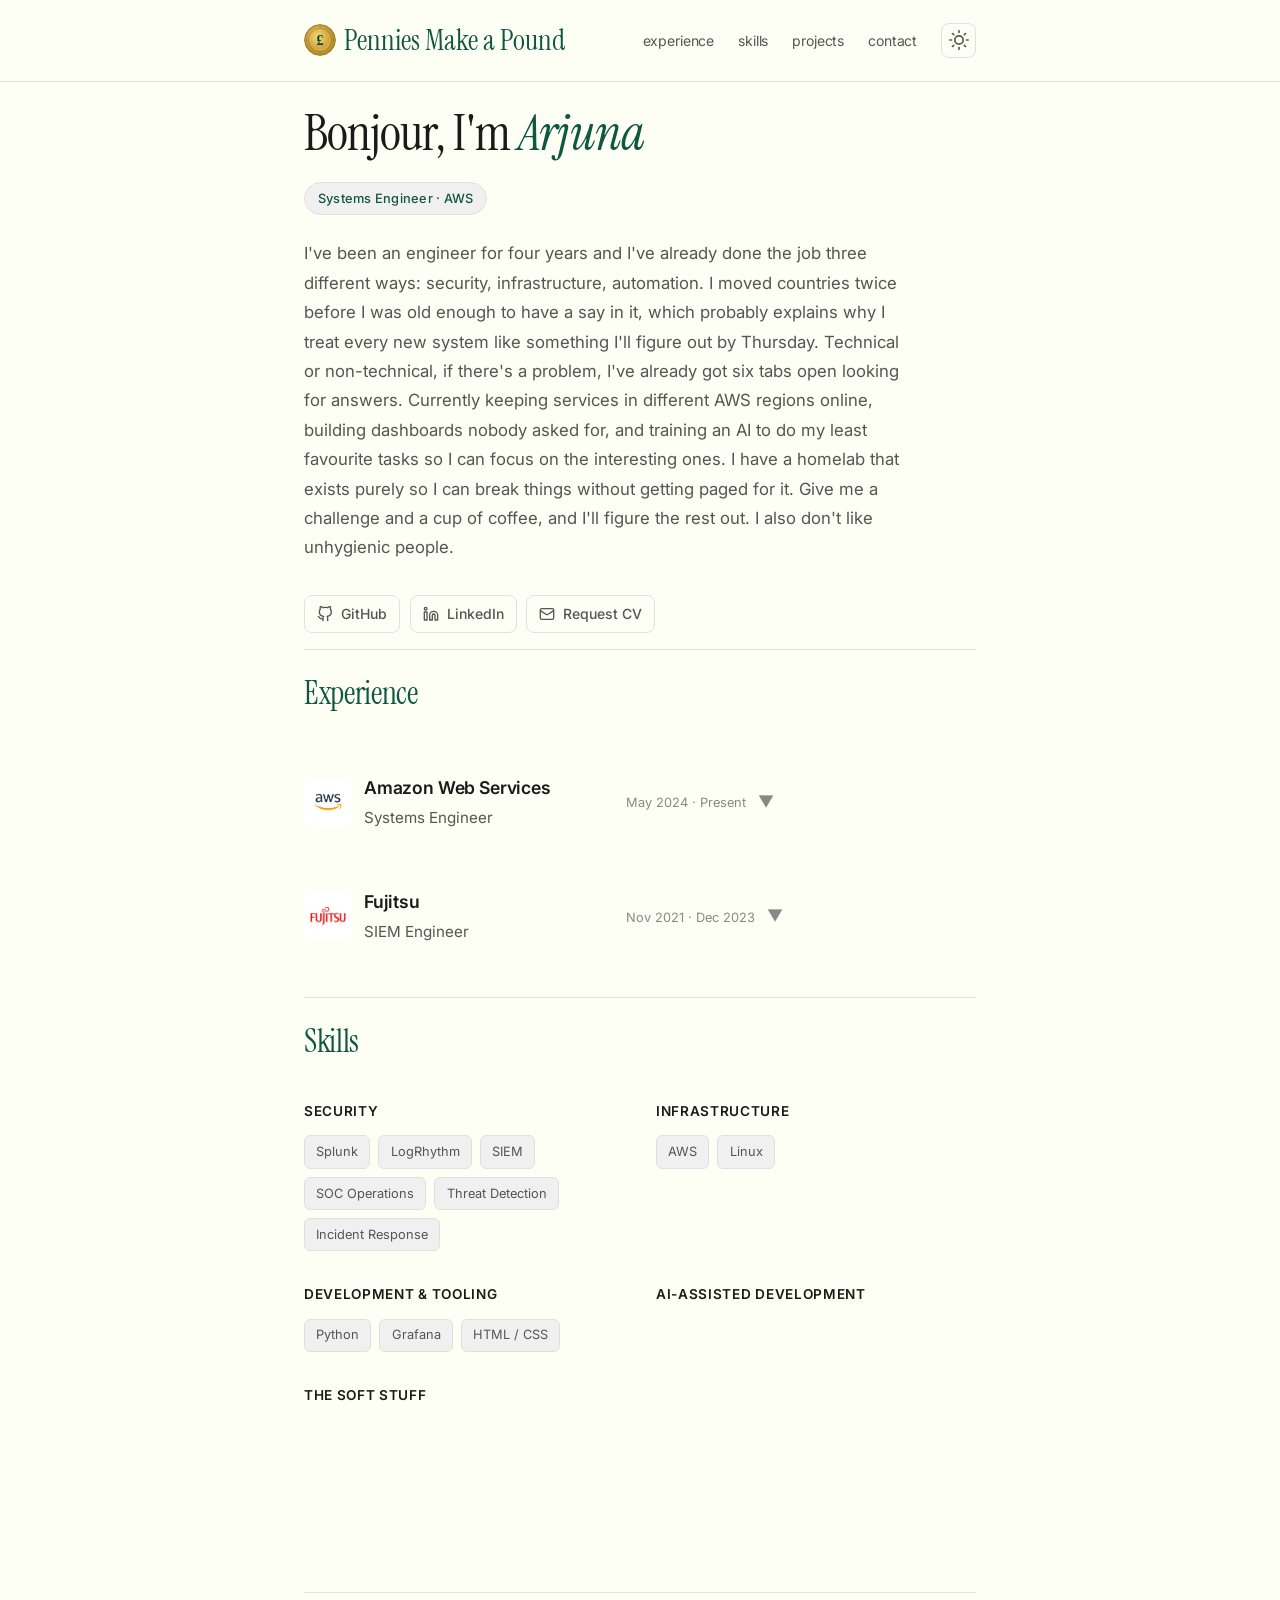
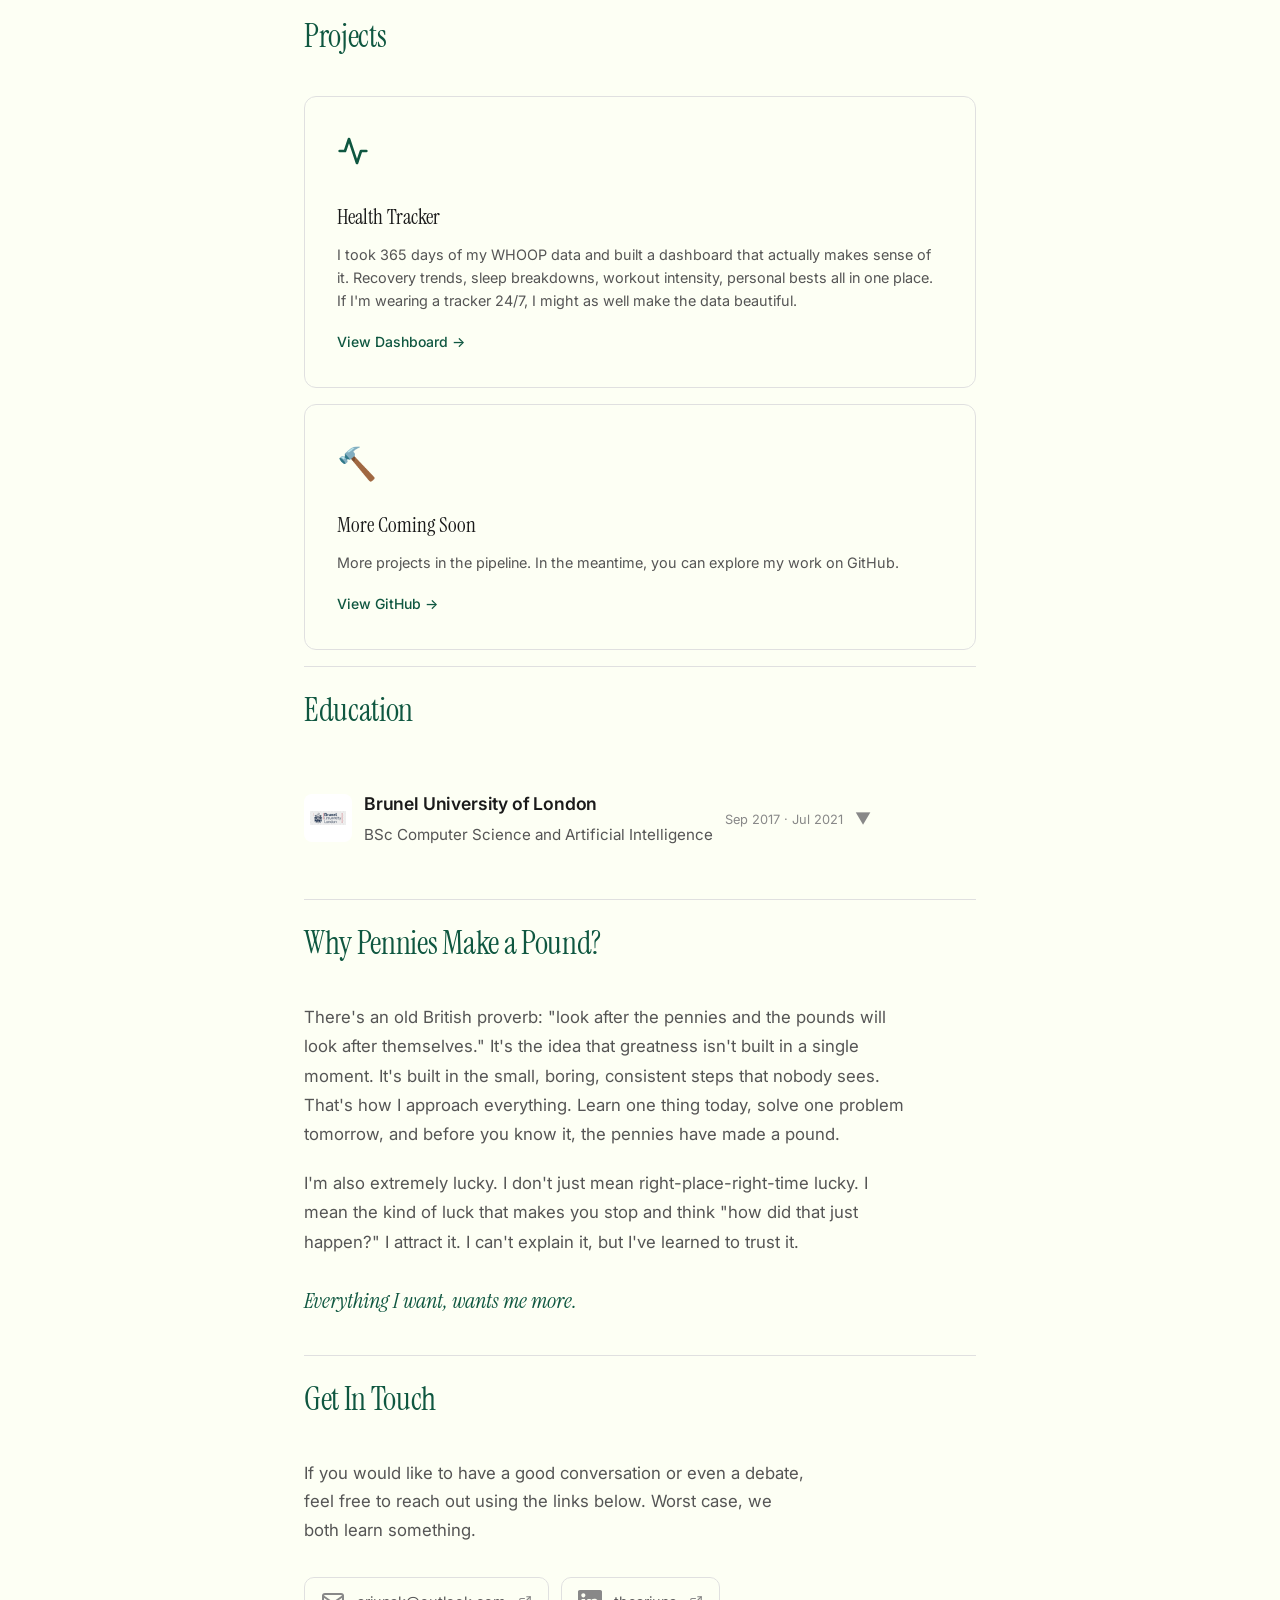
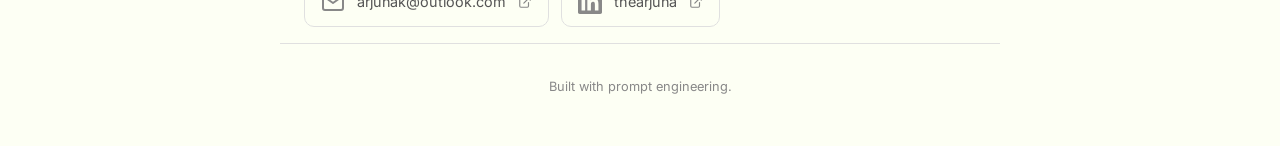
<file: index.html>
<!DOCTYPE html>
<html lang="en" data-theme="dark">
<head>
  <meta charset="UTF-8" />
  <meta name="viewport" content="width=device-width, initial-scale=1.0" />
  <title>Arjuna | Systems Engineer</title>
  <link rel="icon" type="image/svg+xml" href="./favicon.svg" />
  <link rel="stylesheet" href="./css/style.css" />

  <!-- Fonts -->
  <link rel="preconnect" href="https://fonts.googleapis.com" />
  <link rel="preconnect" href="https://fonts.gstatic.com" crossorigin />
  <link href="https://fonts.googleapis.com/css2?family=Instrument+Serif:ital@0;1&family=Inter:wght@300;400;500;600&display=swap" rel="stylesheet" />
</head>
<body>

  <!-- Scroll Progress Bar -->
  <div class="scroll-progress" id="scrollProgress"></div>

  <!-- Navigation -->
  <nav class="navbar">
    <div class="nav-container">
      <a href="#pennies" class="logo"><img src="./favicon.svg" alt="Coin" class="logo-icon" />Pennies Make a Pound</a>
      <div class="nav-right">
        <ul class="nav-links">
          <li><a href="#experience">experience</a></li>
          <li><a href="#skills">skills</a></li>
          <li><a href="#projects">projects</a></li>
          <li><a href="#contact">contact</a></li>
        </ul>
        <button class="theme-toggle" id="themeToggle" aria-label="Toggle theme">
          <svg class="icon-sun" xmlns="http://www.w3.org/2000/svg" width="20" height="20" viewBox="0 0 24 24" fill="none" stroke="currentColor" stroke-width="2" stroke-linecap="round" stroke-linejoin="round"><circle cx="12" cy="12" r="5"/><line x1="12" y1="1" x2="12" y2="3"/><line x1="12" y1="21" x2="12" y2="23"/><line x1="4.22" y1="4.22" x2="5.64" y2="5.64"/><line x1="18.36" y1="18.36" x2="19.78" y2="19.78"/><line x1="1" y1="12" x2="3" y2="12"/><line x1="21" y1="12" x2="23" y2="12"/><line x1="4.22" y1="19.78" x2="5.64" y2="18.36"/><line x1="18.36" y1="5.64" x2="19.78" y2="4.22"/></svg>
          <svg class="icon-moon" xmlns="http://www.w3.org/2000/svg" width="20" height="20" viewBox="0 0 24 24" fill="none" stroke="currentColor" stroke-width="2" stroke-linecap="round" stroke-linejoin="round"><path d="M21 12.79A9 9 0 1 1 11.21 3 7 7 0 0 0 21 12.79z"/></svg>
        </button>
        <button class="mobile-menu-btn" id="mobileMenuBtn" aria-label="Toggle menu">
          <span></span>
          <span></span>
          <span></span>
        </button>
      </div>
    </div>
  </nav>

  <!-- Mobile Menu -->
  <div class="mobile-menu" id="mobileMenu">
    <ul>
      <li><a href="#experience">experience</a></li>
      <li><a href="#skills">skills</a></li>
      <li><a href="#projects">projects</a></li>
      <li><a href="#contact">contact</a></li>
    </ul>
  </div>

  <main class="container">

    <!-- Hero Section -->
    <section class="hero" id="hero">
      <h1>Bonjour, I'm <span class="accent">Arjuna</span></h1>
      <div class="hero-badge">Systems Engineer · AWS</div>
      <p class="hero-bio">
        I've been an engineer for four years and I've already done the job three different ways: security, infrastructure, automation. I moved countries twice before I was old enough to have a say in it, which probably explains why I treat every new system like something I'll figure out by Thursday. Technical or non-technical, if there's a problem, I've already got six tabs open looking for answers. Currently keeping services in different AWS regions online, building dashboards nobody asked for, and training an AI to do my least favourite tasks so I can focus on the interesting ones. I have a homelab that exists purely so I can break things without getting paged for it. Give me a challenge and a cup of coffee, and I'll figure the rest out. I also don't like unhygienic people.
      </p>
      <div class="hero-links">
        <a href="https://github.com/itsARJUNA" target="_blank" rel="noopener" class="hero-link">
          <svg xmlns="http://www.w3.org/2000/svg" width="16" height="16" viewBox="0 0 24 24" fill="none" stroke="currentColor" stroke-width="2" stroke-linecap="round" stroke-linejoin="round"><path d="M9 19c-5 1.5-5-2.5-7-3m14 6v-3.87a3.37 3.37 0 0 0-.94-2.61c3.14-.35 6.44-1.54 6.44-7A5.44 5.44 0 0 0 20 4.77 5.07 5.07 0 0 0 19.91 1S18.73.65 16 2.48a13.38 13.38 0 0 0-7 0C6.27.65 5.09 1 5.09 1A5.07 5.07 0 0 0 5 4.77a5.44 5.44 0 0 0-1.5 3.78c0 5.42 3.3 6.61 6.44 7A3.37 3.37 0 0 0 9 18.13V22"></path></svg>
          GitHub
        </a>
        <a href="https://www.linkedin.com/in/thearjuna/" target="_blank" rel="noopener" class="hero-link">
          <svg xmlns="http://www.w3.org/2000/svg" width="16" height="16" viewBox="0 0 24 24" fill="none" stroke="currentColor" stroke-width="2" stroke-linecap="round" stroke-linejoin="round"><path d="M16 8a6 6 0 0 1 6 6v7h-4v-7a2 2 0 0 0-2-2 2 2 0 0 0-2 2v7h-4v-7a6 6 0 0 1 6-6z"></path><rect x="2" y="9" width="4" height="12"></rect><circle cx="4" cy="4" r="2"></circle></svg>
          LinkedIn
        </a>
        <a href="mailto:arjunak@outlook.com?subject=May%20I%20request%20your%20CV&body=Hi%20Arjuna%2C%0A%0AFirstly%2C%20you're%20a%20beautiful%20man.%0A%0ASecondly%2C%0A%0AThis%20is%20%5Byour%20name%5D%20from%20%5Bcompany%5D%20requesting%20your%20CV.%0A%0AKind%20regards%2C%0A%5Byour%20name%5D" class="hero-link">
          <svg xmlns="http://www.w3.org/2000/svg" width="16" height="16" viewBox="0 0 24 24" fill="none" stroke="currentColor" stroke-width="2" stroke-linecap="round" stroke-linejoin="round"><rect x="2" y="4" width="20" height="16" rx="2"></rect><path d="m22 7-8.97 5.7a1.94 1.94 0 0 1-2.06 0L2 7"></path></svg>
          Request CV
        </a>
      </div>
    </section>

    <!-- Divider -->
    <hr class="section-divider" />

    <!-- Experience Section -->
    <section class="section" id="experience">
      <h2 class="section-title">Experience</h2>

      <details class="exp-group">
        <summary class="exp-group-header">
          <img src="./images/aws-logo.png" alt="AWS" class="exp-logo" />
          <div>
            <h3 class="exp-company">Amazon Web Services</h3>
            <p class="exp-role">Systems Engineer</p>
          </div>
          <div class="exp-date-group">
            <span class="exp-date">May 2024 · Present</span>
            <span class="chevron">▼</span>
          </div>
        </summary>
        <div class="exp-group-content">
          <div class="experience-item">
            <div class="exp-header">
              <p class="exp-role">Systems Engineer</p>
              <span class="exp-date">May 2025 · Present</span>
            </div>
            <div class="exp-details">
              <p class="exp-team">Argus</p>
              <ul>
                <li>Building out existing AWS services into a new region. "It works in us-east-1" is not a valid excuse.</li>
                <li>Working closely with Security services, leveraging a cybersecurity background that refuses to collect dust.</li>
              </ul>
            </div>
          </div>

          <div class="experience-item">
            <div class="exp-header">
              <p class="exp-role">Systems Analyst</p>
              <span class="exp-date">May 2024 · May 2025</span>
            </div>
            <div class="exp-details">
              <p class="exp-team">AI2 Engineer · May 2024 to Sep 2024</p>
              <ul>
                <li>Spent the first few months "skilling up on AWS", which is corporate speak for drinking from a firehose while pretending you're not drowning. Spoiler: I swam.</li>
              </ul>
              <p class="exp-team">S3 Team, Virginia · Sep 2024 to Apr 2025</p>
              <ul>
                <li>First 3.5 months as an operational engineer, burning down tickets, keeping storage alive across multiple AZs and regions. The kind of work where "it's fine" means you did your job perfectly and nobody noticed.</li>
                <li>Held on-call during UK hours, giving my US counterparts the rare gift of uninterrupted sleep. You're welcome, America.</li>
                <li>Next 3.5 months shifted to automation. Sharpened Python skills to build tooling that helped engineers work smarter, not harder. Also built Grafana dashboards, because if it's not on a dashboard, did it even happen?</li>
              </ul>
            </div>
          </div>
        </div>
      </details>

      <details class="exp-group">
        <summary class="exp-group-header">
          <img src="./images/fujitsu-logo.png" alt="Fujitsu" class="exp-logo" />
          <div>
            <h3 class="exp-company">Fujitsu</h3>
            <p class="exp-role">SIEM Engineer</p>
          </div>
          <div class="exp-date-group">
            <span class="exp-date">Nov 2021 · Dec 2023</span>
            <span class="chevron">▼</span>
          </div>
        </summary>
        <div class="exp-group-content">
          <div class="experience-item">
            <div class="exp-header">
              <p class="exp-role">SIEM Engineer</p>
              <span class="exp-date">Jun 2022 · Dec 2023</span>
            </div>
            <div class="exp-details">
              <ul>
                <li>Went an inch wide and a mile deep into SIEM, specifically LogRhythm. Started as a junior engineer learning from SOC Gods, ended up as the SME that people came to when things needed figuring out.</li>
                <li>Got promoted from "the new guy" to SIEM integrator on a major project. Turns out, Arjuna isn't just a pretty face.</li>
                <li>Transitioned to contractor, worked alongside other SME geniuses, and discovered just how much tax you pay when you're good at your job. Loved every second of it (except the tax part).</li>
              </ul>
            </div>
          </div>

          <div class="experience-item">
            <div class="exp-header">
              <p class="exp-role">Security Solutions Architect</p>
              <span class="exp-date">Nov 2021 · Jun 2022</span>
            </div>
            <div class="exp-details">
              <ul>
                <li>First job out of university. Trained a mile wide but an inch deep across general cybersecurity. Enough to know what I didn't know, and hungry enough to fix that.</li>
                <li>Found my niche and never looked back.</li>
              </ul>
            </div>
          </div>
        </div>
      </details>
    </section>

    <!-- Divider -->
    <hr class="section-divider" />

    <!-- Skills Section -->
    <section class="section" id="skills">
      <h2 class="section-title">Skills</h2>
      <div class="skills-grid">
        <div class="skill-category">
          <h3>Security</h3>
          <div class="skill-tags">
            <span class="skill-tag">Splunk</span>
            <span class="skill-tag">LogRhythm</span>
            <span class="skill-tag">SIEM</span>
            <span class="skill-tag">SOC Operations</span>
            <span class="skill-tag">Threat Detection</span>
            <span class="skill-tag">Incident Response</span>
          </div>
        </div>
        <div class="skill-category">
          <h3>Infrastructure</h3>
          <div class="skill-tags">
            <span class="skill-tag">AWS</span>
            <span class="skill-tag">Linux</span>
          </div>
        </div>
        <div class="skill-category">
          <h3>Development & Tooling</h3>
          <div class="skill-tags">
            <span class="skill-tag">Python</span>
            <span class="skill-tag">Grafana</span>
            <span class="skill-tag">HTML / CSS</span>
            <span class="skill-tag">Git</span>
          </div>
        </div>
        <div class="skill-category">
          <h3>AI-Assisted Development</h3>
          <div class="skill-tags">
            <span class="skill-tag">Claude</span>
            <span class="skill-tag">Kiro</span>
            <span class="skill-tag">Prompt Engineering</span>
          </div>
        </div>
        <div class="skill-category">
          <h3>The Soft Stuff</h3>
          <div class="skill-tags">
            <span class="skill-tag">Problem Solving</span>
            <span class="skill-tag">Grit & Tenacity</span>
            <span class="skill-tag">Time Management</span>
            <span class="skill-tag">On-Call Operations</span>
            <span class="skill-tag">Cross-Team Collaboration</span>
            <span class="skill-tag">Cleanliness & Hygiene</span>
          </div>
        </div>
      </div>
    </section>

    <!-- Divider -->
    <hr class="section-divider" />

    <!-- Projects Section -->
    <section class="section" id="projects">
      <h2 class="section-title">Projects</h2>
      <div class="projects-grid">
        <div class="project-card">
          <div class="project-emoji">
            <svg xmlns="http://www.w3.org/2000/svg" width="32" height="32" viewBox="0 0 24 24" fill="none" stroke="currentColor" stroke-width="2" stroke-linecap="round" stroke-linejoin="round" style="color: var(--accent-text)"><path d="M22 12h-4l-3 9L9 3l-3 9H2"/></svg>
          </div>
          <h3>Health Tracker</h3>
          <p>I took 365 days of my WHOOP data and built a dashboard that actually makes sense of it. Recovery trends, sleep breakdowns, workout intensity, personal bests all in one place. If I'm wearing a tracker 24/7, I might as well make the data beautiful.</p>
          <a href="/health" class="project-link">
            View Dashboard →
          </a>
        </div>
        <div class="project-card coming-soon-card">
          <div class="project-emoji">🔨</div>
          <h3>More Coming Soon</h3>
          <p>More projects in the pipeline. In the meantime, you can explore my work on GitHub.</p>
          <a href="https://github.com/itsARJUNA" target="_blank" rel="noopener" class="project-link">
            View GitHub →
          </a>
        </div>
      </div>
    </section>

    <!-- Divider -->
    <hr class="section-divider" />

    <!-- Education Section -->
    <section class="section" id="education">
      <h2 class="section-title">Education</h2>

      <details class="exp-group">
        <summary class="exp-group-header">
          <img src="./images/brunel-logo.jpg" alt="Brunel University" class="exp-logo" />
          <div>
            <h3 class="exp-company">Brunel University of London</h3>
            <p class="exp-role">BSc Computer Science and Artificial Intelligence</p>
          </div>
          <div class="exp-date-group">
            <span class="exp-date">Sep 2017 · Jul 2021</span>
            <span class="chevron">▼</span>
          </div>
        </summary>
        <div class="exp-group-content">
          <div class="exp-details">
            <ul>
              <li>Four years that changed everything. Finally studying something I genuinely enjoyed, and the results showed.</li>
              <li>Dissertation focused on Computational Linguistics, comparing languages and deducing ancestral roots through pairwise comparison of phonemes. Built the entire program in Java.</li>
              <li>Played a key role in the Tennis Society, holding positions as Chairman, Treasurer, and Secretary across multiple years.</li>
              <li>Made lifelong friends, found the love of my life, and had the best four years I could have asked for.</li>
            </ul>
          </div>
        </div>
      </details>
    </section>

    <!-- Divider -->
    <hr class="section-divider" />

    <!-- Pennies Make A Pound Section -->
    <section class="section" id="pennies">
      <h2 class="section-title">Why Pennies Make a Pound?</h2>
      <div class="pennies-content">
        <p>
          There's an old British proverb: "look after the pennies and the pounds will look after themselves."
          It's the idea that greatness isn't built in a single moment. It's built in the small, boring, consistent
          steps that nobody sees. That's how I approach everything. Learn one thing today, solve one problem
          tomorrow, and before you know it, the pennies have made a pound.
        </p>
        <p>
          I'm also extremely lucky. I don't just mean right-place-right-time lucky. I mean the kind of luck
          that makes you stop and think "how did that just happen?" I attract it. I can't explain it, but I've
          learned to trust it.
        </p>
        <p class="pennies-quote">Everything I want, wants me more.</p>
      </div>
    </section>

    <!-- Divider -->
    <hr class="section-divider" />

    <!-- Contact Section -->
    <section class="section" id="contact">
      <h2 class="section-title">Get In Touch</h2>
      <p class="contact-text">
        If you would like to have a good conversation or even a debate, feel free to reach out using the links below. Worst case, we both learn something.
      </p>
      <div class="contact-links">
        <a href="mailto:arjunak@outlook.com" class="contact-card">
          <svg xmlns="http://www.w3.org/2000/svg" width="24" height="24" viewBox="0 0 24 24" fill="none" stroke="currentColor" stroke-width="2" stroke-linecap="round" stroke-linejoin="round"><path d="M4 4h16c1.1 0 2 .9 2 2v12c0 1.1-.9 2-2 2H4c-1.1 0-2-.9-2-2V6c0-1.1.9-2 2-2z"/><polyline points="22,6 12,13 2,6"/></svg>
          <span>arjunak@outlook.com</span>
          <svg xmlns="http://www.w3.org/2000/svg" width="14" height="14" viewBox="0 0 24 24" fill="none" stroke="currentColor" stroke-width="2" stroke-linecap="round" stroke-linejoin="round"><path d="M18 13v6a2 2 0 0 1-2 2H5a2 2 0 0 1-2-2V8a2 2 0 0 1 2-2h6"/><polyline points="15 3 21 3 21 9"/><line x1="10" y1="14" x2="21" y2="3"/></svg>
        </a>
        <a href="https://www.linkedin.com/in/thearjuna/" target="_blank" rel="noopener" class="contact-card">
          <svg xmlns="http://www.w3.org/2000/svg" width="24" height="24" viewBox="0 0 24 24" fill="currentColor"><path d="M20.447 20.452h-3.554v-5.569c0-1.328-.027-3.037-1.852-3.037-1.853 0-2.136 1.445-2.136 2.939v5.667H9.351V9h3.414v1.561h.046c.477-.9 1.637-1.85 3.37-1.85 3.601 0 4.267 2.37 4.267 5.455v6.286zM5.337 7.433c-1.144 0-2.063-.926-2.063-2.065 0-1.138.92-2.063 2.063-2.063 1.14 0 2.064.925 2.064 2.063 0 1.139-.925 2.065-2.064 2.065zm1.782 13.019H3.555V9h3.564v11.452zM22.225 0H1.771C.792 0 0 .774 0 1.729v20.542C0 23.227.792 24 1.771 24h20.451C23.2 24 24 23.227 24 22.271V1.729C24 .774 23.2 0 22.222 0h.003z"/></svg>
          <span>thearjuna</span>
          <svg xmlns="http://www.w3.org/2000/svg" width="14" height="14" viewBox="0 0 24 24" fill="none" stroke="currentColor" stroke-width="2" stroke-linecap="round" stroke-linejoin="round"><path d="M18 13v6a2 2 0 0 1-2 2H5a2 2 0 0 1-2-2V8a2 2 0 0 1 2-2h6"/><polyline points="15 3 21 3 21 9"/><line x1="10" y1="14" x2="21" y2="3"/></svg>
        </a>
      </div>
    </section>

  </main>

  <!-- Footer -->
  <footer class="footer">
    <p>Built with prompt engineering.</p>
  </footer>

  <!-- Theme Toggle Script -->
  <script>
    window.addEventListener('load', () => document.body.classList.add('loaded'));

    const themeToggle = document.getElementById('themeToggle');
    const html = document.documentElement;
    const stored = localStorage.getItem('theme');

    if (stored) {
      html.setAttribute('data-theme', stored);
    } else if (window.matchMedia('(prefers-color-scheme: light)').matches) {
      html.setAttribute('data-theme', 'light');
    }

    themeToggle.addEventListener('click', () => {
      const current = html.getAttribute('data-theme');
      const next = current === 'dark' ? 'light' : 'dark';
      html.setAttribute('data-theme', next);
      localStorage.setItem('theme', next);
      themeToggle.classList.remove('spin');
      void themeToggle.offsetWidth;
      themeToggle.classList.add('spin');
    });

    // Coin tilt following mouse
    const logoLink = document.querySelector('.logo');
    logoLink.addEventListener('mousemove', (e) => {
      const coin = document.querySelector('.logo-icon');
      const rect = coin.getBoundingClientRect();
      const x = e.clientX - rect.left - rect.width / 2;
      const y = e.clientY - rect.top - rect.height / 2;
      const rotateY = (x / rect.width) * 80;
      const rotateX = -(y / rect.height) * 80;
      coin.style.transform = `perspective(200px) rotateX(${rotateX}deg) rotateY(${rotateY}deg)`;
    });

    logoLink.addEventListener('mouseleave', () => {
      const coin = document.querySelector('.logo-icon');
      coin.style.transform = 'perspective(200px) rotateX(0) rotateY(0)';
    });

    // Coin flip on click
    const coin = document.querySelector('.logo-icon');
    coin.addEventListener('click', (e) => {
      e.preventDefault();
      e.stopPropagation();
      coin.classList.remove('flip');
      void coin.offsetWidth;
      coin.classList.add('flip');
    });

    // Re-trigger stagger animations on details toggle
    document.querySelectorAll('.exp-group').forEach(details => {
      details.addEventListener('toggle', () => {
        if (details.open) {
          const items = details.querySelectorAll('.experience-item, .exp-details, li');
          items.forEach(el => {
            el.style.animation = 'none';
            void el.offsetWidth;
            el.style.animation = '';
          });
        }
      });
    });

    // Mobile menu
    const mobileMenuBtn = document.getElementById('mobileMenuBtn');
    const mobileMenu = document.getElementById('mobileMenu');

    mobileMenuBtn.addEventListener('click', () => {
      mobileMenuBtn.classList.toggle('active');
      mobileMenu.classList.toggle('active');
    });

    mobileMenu.querySelectorAll('a').forEach(link => {
      link.addEventListener('click', () => {
        mobileMenuBtn.classList.remove('active');
        mobileMenu.classList.remove('active');
      });
    });

    // Smooth scroll offset for fixed nav
    document.querySelectorAll('a[href^="#"]').forEach(anchor => {
      anchor.addEventListener('click', function (e) {
        e.preventDefault();
        const target = document.querySelector(this.getAttribute('href'));
        if (target) {
          const offset = 100;
          const top = target.getBoundingClientRect().top + window.pageYOffset - offset;
          window.scrollTo({ top, behavior: 'smooth' });
        }
      });
    });

    // Navbar scroll effect
    const navbar = document.querySelector('.navbar');
    window.addEventListener('scroll', () => {
      if (window.scrollY > 50) {
        navbar.classList.add('scrolled');
      } else {
        navbar.classList.remove('scrolled');
      }
    });

    // Active nav highlighting
    const sections = document.querySelectorAll('section[id]');
    const navLinks = document.querySelectorAll('.nav-links a');

    const navObserver = new IntersectionObserver((entries) => {
      entries.forEach(entry => {
        if (entry.isIntersecting) {
          navLinks.forEach(link => {
            link.classList.toggle('active', link.getAttribute('href') === '#' + entry.target.id);
          });
        }
      });
    }, { threshold: 0.3, rootMargin: '-100px 0px -50% 0px' });

    sections.forEach(section => navObserver.observe(section));

    // Pennies quote reveal
    const penniesQuote = document.querySelector('.pennies-quote');
    if (penniesQuote) {
      const quoteObserver = new IntersectionObserver((entries) => {
        entries.forEach(entry => {
          if (entry.isIntersecting) {
            entry.target.classList.add('revealed');
            quoteObserver.unobserve(entry.target);
          }
        });
      }, { threshold: 0.5 });
      quoteObserver.observe(penniesQuote);
    }

    // Contact cards stagger
    const contactSection = document.getElementById('contact');
    if (contactSection) {
      const contactObserver = new IntersectionObserver((entries) => {
        entries.forEach(entry => {
          if (entry.isIntersecting) {
            const cards = entry.target.querySelectorAll('.contact-card');
            cards.forEach((card, i) => {
              setTimeout(() => card.classList.add('visible'), i * 150);
            });
            contactObserver.unobserve(entry.target);
          }
        });
      }, { threshold: 0.3 });
      contactObserver.observe(contactSection);
    }

    // Konami code easter egg
    const konamiCode = ['ArrowUp','ArrowDown','ArrowLeft','ArrowRight'];
    let konamiIndex = 0;

    document.addEventListener('keydown', (e) => {
      if (e.code === konamiCode[konamiIndex]) {
        konamiIndex++;
        if (konamiIndex === konamiCode.length) {
          konamiIndex = 0;
          triggerEasterEgg();
        }
      } else {
        konamiIndex = 0;
      }
    });

    function triggerEasterEgg() {
      // Confetti
      for (let i = 0; i < 150; i++) {
        const confetti = document.createElement('div');
        confetti.className = 'confetti';
        confetti.style.left = Math.random() * 100 + 'vw';
        confetti.style.background = ['#f44336','#e91e63','#9c27b0','#673ab7','#3f51b5','#2196f3','#00bcd4','#4caf50','#ffeb3b','#ff9800'][Math.floor(Math.random() * 10)];
        confetti.style.animationDuration = (Math.random() * 2 + 1.5) + 's';
        confetti.style.animationDelay = (Math.random() * 0.5) + 's';
        document.body.appendChild(confetti);
        confetti.addEventListener('animationend', () => confetti.remove());
      }

      // Message
      const msg = document.createElement('div');
      msg.className = 'easter-egg-msg';
      msg.textContent = "Fine, you won the prize, me. I shall work for you.";
      document.body.appendChild(msg);
      setTimeout(() => msg.classList.add('visible'), 50);
      setTimeout(() => {
        msg.classList.remove('visible');
        setTimeout(() => msg.remove(), 500);
      }, 4000);
    }

    // Magnetic buttons
    document.querySelectorAll('.hero-link, .contact-card, .nav-links a, .theme-toggle').forEach(btn => {
      btn.addEventListener('mousemove', (e) => {
        const rect = btn.getBoundingClientRect();
        const x = e.clientX - rect.left - rect.width / 2;
        const y = e.clientY - rect.top - rect.height / 2;
        btn.style.transform = `translate(${x * 0.07}px, ${y * 0.07}px)`;
      });

      btn.addEventListener('mouseleave', () => {
        btn.style.transform = '';
      });
    });

    // Cursor glow + tilt on cards
    document.querySelectorAll('.project-card, .contact-card, .exp-group-header').forEach(card => {
      card.addEventListener('mousemove', (e) => {
        const rect = card.getBoundingClientRect();
        const x = e.clientX - rect.left;
        const y = e.clientY - rect.top;
        card.style.setProperty('--glow-x', x + 'px');
        card.style.setProperty('--glow-y', y + 'px');

        if (card.classList.contains('project-card')) {
          const rotateY = ((x / rect.width) - 0.5) * 8;
          const rotateX = ((y / rect.height) - 0.5) * -8;
          card.style.transform = `perspective(600px) rotateX(${rotateX}deg) rotateY(${rotateY}deg) translateY(-4px)`;
        }
      });

      card.addEventListener('mouseleave', () => {
        if (card.classList.contains('project-card')) {
          card.style.transform = '';
        }
      });
    });

    // Scroll progress bar
    const scrollProgress = document.getElementById('scrollProgress');
    window.addEventListener('scroll', () => {
      const scrollTop = window.scrollY;
      const docHeight = document.documentElement.scrollHeight - window.innerHeight;
      const progress = (scrollTop / docHeight) * 100;
      scrollProgress.style.width = progress + '%';
    });

    // Footer reveal
    const footerText = document.querySelector('.footer p');
    if (footerText) {
      const footerObserver = new IntersectionObserver((entries) => {
        entries.forEach(entry => {
          if (entry.isIntersecting) {
            entry.target.classList.add('revealed');
            footerObserver.unobserve(entry.target);
          }
        });
      }, { threshold: 0.5 });
      footerObserver.observe(footerText);
    }

    // Staggered skill tags
    const skillsSection = document.getElementById('skills');
    const skillTagObserver = new IntersectionObserver((entries) => {
      entries.forEach(entry => {
        if (entry.isIntersecting) {
          const tags = entry.target.querySelectorAll('.skill-tag');
          tags.forEach((tag, i) => {
            setTimeout(() => tag.classList.add('visible'), i * 60);
          });
          skillTagObserver.unobserve(entry.target);
        }
      });
    }, { threshold: 0.2 });

    if (skillsSection) skillTagObserver.observe(skillsSection);

    // Scroll reveal
    const revealElements = document.querySelectorAll('.section, .section-divider');
    const revealObserver = new IntersectionObserver((entries) => {
      entries.forEach(entry => {
        if (entry.isIntersecting) {
          entry.target.classList.add('revealed');
          revealObserver.unobserve(entry.target);
        }
      });
    }, { threshold: 0.05, rootMargin: '0px 0px -50px 0px' });

    revealElements.forEach(el => {
      el.classList.add('reveal');
      revealObserver.observe(el);
    });
  </script>

</body>
</html>
</file>
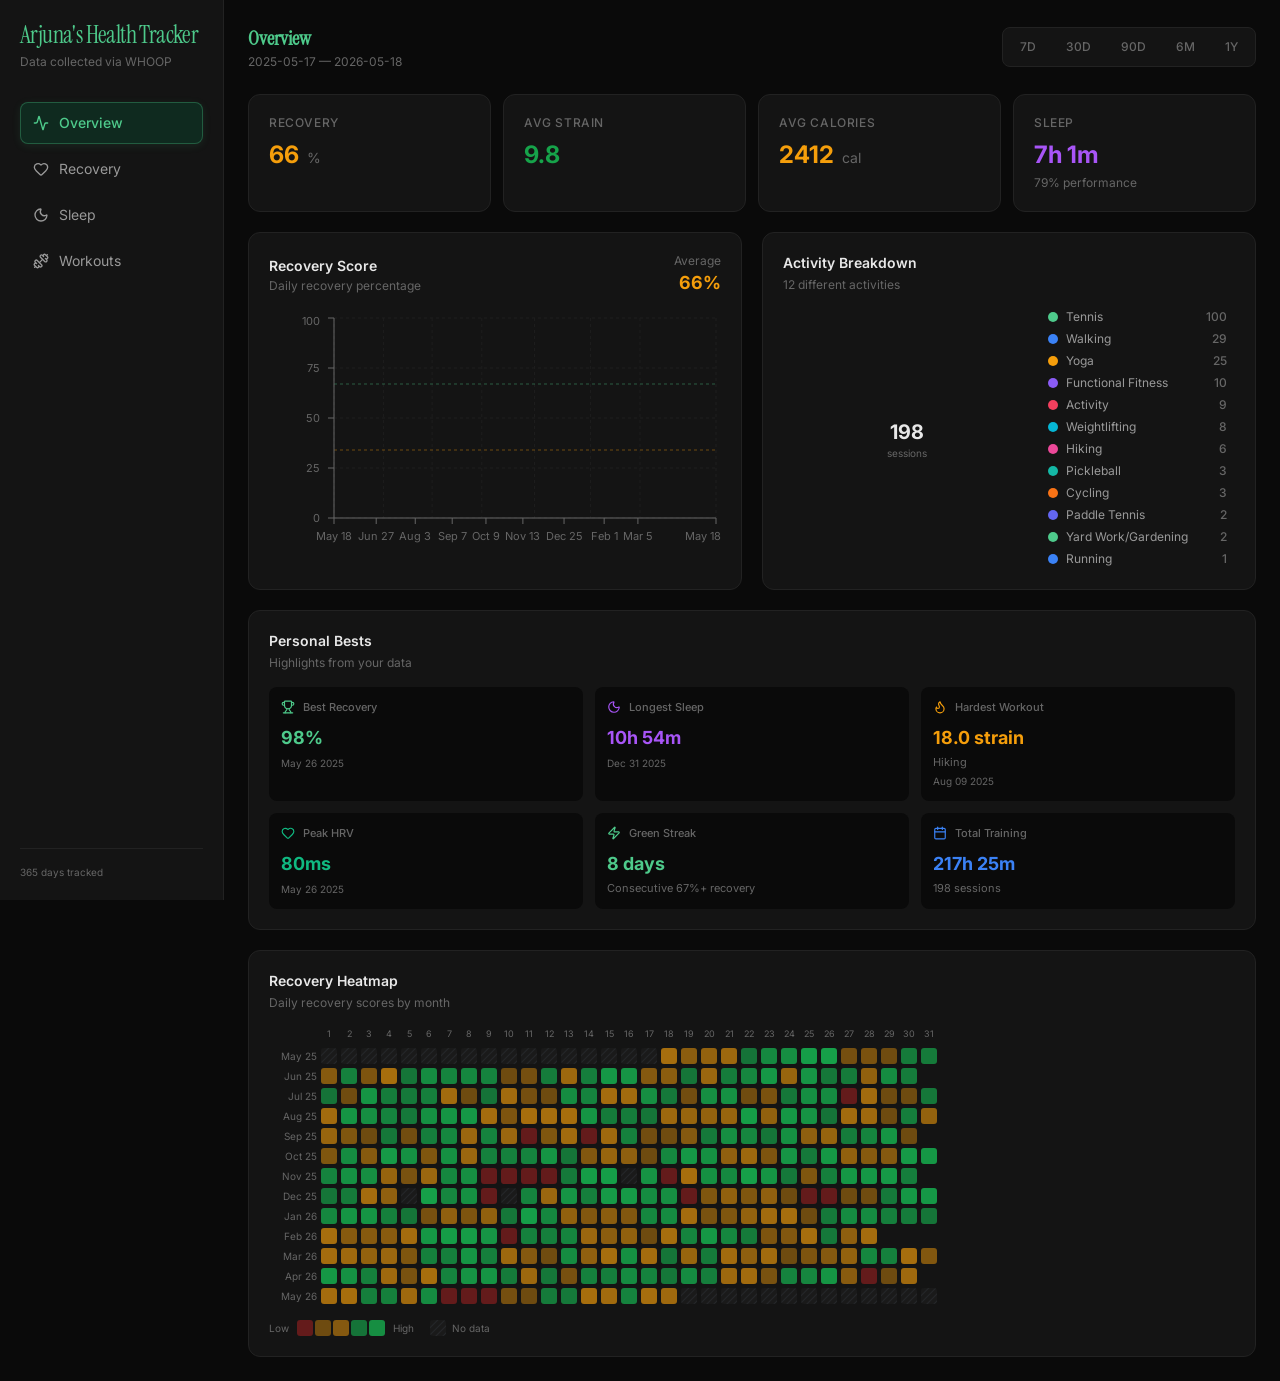
<file: health/index.html>
<!doctype html>
<html lang="en">
  <head>
    <meta charset="UTF-8" />
    <link rel="icon" type="image/svg+xml" href="/health/favicon.svg" />
    <meta name="viewport" content="width=device-width, initial-scale=1.0" />
    <title>Arjuna's Health Tracker</title>
    <link rel="preconnect" href="https://fonts.googleapis.com">
    <link rel="preconnect" href="https://fonts.gstatic.com" crossorigin>
    <link href="https://fonts.googleapis.com/css2?family=Instrument+Serif:ital@0;1&family=Inter:wght@300;400;500;600;700&display=swap" rel="stylesheet">
    <script type="module" crossorigin src="/health/assets/index-C96sCUsY.js"></script>
    <link rel="stylesheet" crossorigin href="/health/assets/index-g1Ov9BEl.css">
  </head>
  <body>
    <div id="root"></div>
  </body>
</html>
</file>
<file: css/style.css>
/* ====== CSS VARIABLES ====== */
:root {
  --font-serif: 'Instrument Serif', Georgia, serif;
  --font-sans: 'Inter', -apple-system, BlinkMacSystemFont, sans-serif;
  --green: #0B3D2E;
  --green-light: #0f5740;
  --max-width: 720px;
  --transition: 0.3s ease;
}

[data-theme="dark"] {
  --bg: #0a0a0a;
  --bg-secondary: #141414;
  --text: #e8e8e8;
  --text-secondary: #999999;
  --text-muted: #666666;
  --border: #222222;
  --card-bg: #141414;
  --card-hover: #0f2a1f;
  --tag-bg: #1a1a1a;
  --tag-border: #2a2a2a;
  --accent: #0B3D2E;
  --accent-text: #4eca8b;
  --heading: #0B3D2E;
  --heading-text: #4eca8b;
}

[data-theme="light"] {
  --bg: #fdfff4;
  --bg-secondary: #ffffff;
  --text: #1a1a1a;
  --text-secondary: #555555;
  --text-muted: #888888;
  --border: #e0e0e0;
  --card-bg: #fdfff4;
  --card-hover: #f0f5e8;
  --tag-bg: #f0f0f0;
  --tag-border: #e0e0e0;
  --accent: #0B3D2E;
  --accent-text: #0f5740;
  --heading: #0B3D2E;
  --heading-text: #0f5740;
}

/* ====== RESET ====== */
*, *::before, *::after {
  margin: 0;
  padding: 0;
  box-sizing: border-box;
}

html {
  scroll-behavior: smooth;
}

body {
  font-family: var(--font-sans);
  background-color: var(--bg);
  color: var(--text);
  line-height: 1.7;
  transition: background-color var(--transition), color var(--transition);
  -webkit-font-smoothing: antialiased;
  opacity: 0;
  transition: opacity 0.5s ease;
}

body.loaded {
  opacity: 1;
}

/* ====== NAVBAR ====== */
.navbar {
  position: fixed;
  top: 0;
  width: 100%;
  background-color: var(--bg);
  border-bottom: 1px solid var(--border);
  z-index: 1000;
  transition: background-color var(--transition), border-color var(--transition), backdrop-filter 0.3s ease;
}

.navbar.scrolled {
  background-color: color-mix(in srgb, var(--bg) 80%, transparent);
  backdrop-filter: blur(12px);
  -webkit-backdrop-filter: blur(12px);
}

.nav-container {
  max-width: var(--max-width);
  margin: 0 auto;
  padding: 1rem 1.5rem;
  display: flex;
  justify-content: space-between;
  align-items: center;
}

.nav-right {
  display: flex;
  align-items: center;
  gap: 1.5rem;
}

.logo {
  display: flex;
  align-items: center;
  gap: 0.5rem;
  font-family: var(--font-serif);
  font-size: 1.8rem;
  font-weight: 550;
  color: var(--accent-text);
  text-decoration: none;
  transition: color var(--transition);
}

.logo .accent {
  color: var(--accent-text);
}

.coin-icon {
  display: inline-flex;
  align-items: center;
  justify-content: center;
  width: 36px;
  height: 36px;
  border-radius: 50%;
  background: radial-gradient(circle at 40% 35%, #F0D56C, #D4A843, #B8912A);
  border: 2px solid #9A7B2D;
  overflow: hidden;
  transition: transform 0.15s ease;
  flex-shrink: 0;
}

.coin-img {
  width: 26px;
  height: 26px;
  object-fit: contain;
}

.logo-icon {
  width: 32px;
  height: 32px;
  transition: transform 0.15s ease;
}

.logo-icon.flip {
  animation: coinFlip 1s ease-in-out;
}

@keyframes coinFlip {
  0% { transform: rotateX(0deg); }
  50% { transform: rotateX(900deg) scale(1.2); }
  100% { transform: rotateX(1080deg) scale(1); }
}

.nav-links {
  list-style: none;
  display: flex;
  gap: 1.5rem;
}

.nav-links a {
  font-size: 0.875rem;
  font-weight: 400;
  color: var(--text-secondary);
  text-decoration: none;
  transition: color var(--transition);
  letter-spacing: -0.01em;
  position: relative;
}

.nav-links a::after {
  content: '';
  position: absolute;
  bottom: -4px;
  left: 0;
  width: 0;
  height: 2px;
  background: var(--accent-text);
  transition: width 0.3s ease;
}

.nav-links a:hover {
  color: var(--text);
}

.nav-links a:hover::after,
.nav-links a.active::after {
  width: 100%;
}

.nav-links a.active {
  color: var(--text);
}

/* Theme Toggle */
.theme-toggle {
  background: none;
  border: 1px solid var(--border);
  border-radius: 8px;
  padding: 0.4rem;
  cursor: pointer;
  color: var(--text-secondary);
  display: flex;
  align-items: center;
  justify-content: center;
  transition: all var(--transition);
}

.theme-toggle:hover {
  color: var(--text);
  border-color: var(--text-muted);
}

.theme-toggle.spin svg {
  animation: toggleSpin 0.5s ease;
}

@keyframes toggleSpin {
  0% { transform: rotate(0deg) scale(1); }
  50% { transform: rotate(180deg) scale(1.2); }
  100% { transform: rotate(360deg) scale(1); }
}

[data-theme="dark"] .icon-sun { display: none; }
[data-theme="dark"] .icon-moon { display: block; }
[data-theme="light"] .icon-sun { display: block; }
[data-theme="light"] .icon-moon { display: none; }

/* Mobile Menu Button */
.mobile-menu-btn {
  display: none;
  flex-direction: column;
  gap: 5px;
  background: none;
  border: none;
  cursor: pointer;
  padding: 4px;
}

.mobile-menu-btn span {
  display: block;
  width: 22px;
  height: 2px;
  background-color: var(--text);
  transition: all var(--transition);
}

.mobile-menu-btn.active span:nth-child(1) {
  transform: rotate(45deg) translate(5px, 5px);
}

.mobile-menu-btn.active span:nth-child(2) {
  opacity: 0;
}

.mobile-menu-btn.active span:nth-child(3) {
  transform: rotate(-45deg) translate(5px, -5px);
}

/* Mobile Menu */
.mobile-menu {
  display: none;
  position: fixed;
  top: 60px;
  left: 0;
  width: 100%;
  background: var(--bg);
  border-bottom: 1px solid var(--border);
  z-index: 999;
  padding: 1rem 1.5rem;
  transition: background-color var(--transition);
}

.mobile-menu.active {
  display: block;
}

.mobile-menu ul {
  list-style: none;
  display: flex;
  flex-direction: column;
  gap: 1rem;
}

.mobile-menu a {
  font-size: 1rem;
  color: var(--text-secondary);
  text-decoration: none;
  transition: color var(--transition);
}

.mobile-menu a:hover {
  color: var(--text);
}

/* ====== MAIN CONTAINER ====== */
.container {
  max-width: var(--max-width);
  margin: 0 auto;
  padding: 0 1.5rem;
  padding-top: 80px;
}

/* ====== HERO ====== */
.hero {
  padding: 1.5rem 0 1rem;
}

.hero > * {
  opacity: 0;
  transform: translateY(20px);
  animation: heroFadeIn 0.6s cubic-bezier(0.16, 1, 0.3, 1) forwards;
}

.hero > *:nth-child(1) { animation-delay: 0.1s; }
.hero > *:nth-child(2) { animation-delay: 0.2s; }
.hero > *:nth-child(3) { animation-delay: 0.35s; }
.hero > *:nth-child(4) { animation-delay: 0.5s; }

@keyframes heroFadeIn {
  to {
    opacity: 1;
    transform: translateY(0);
  }
}

.hero-badge {
  display: inline-block;
  font-size: 0.8rem;
  font-weight: 500;
  color: var(--accent-text);
  background: var(--tag-bg);
  border: 1px solid var(--tag-border);
  padding: 0.3rem 0.8rem;
  border-radius: 20px;
  margin-bottom: 1.5rem;
  letter-spacing: 0.02em;
}

.hero h1 {
  font-family: var(--font-serif);
  font-size: 3.2rem;
  font-weight: 400;
  line-height: 1.15;
  margin-bottom: 1.2rem;
  color: var(--text);
  letter-spacing: -0.02em;
}

.hero h1 .accent {
  color: var(--accent-text);
  font-style: italic;
}

.hero-bio {
  font-size: 1.05rem;
  line-height: 1.75;
  color: var(--text-secondary);
  margin-bottom: 2rem;
  max-width: 600px;
}

.hero-links {
  display: flex;
  gap: 0.6rem;
  flex-wrap: wrap;
}

.hero-link {
  display: inline-flex;
  align-items: center;
  gap: 0.5rem;
  font-size: 0.875rem;
  font-weight: 500;
  color: var(--text-secondary);
  text-decoration: none;
  padding: 0.4rem 0.75rem;
  border: 1px solid var(--border);
  border-radius: 8px;
  transition: all var(--transition), transform var(--transition), box-shadow var(--transition);
}

.hero-link:hover {
  color: var(--text);
  border-color: var(--text-muted);
  background: var(--card-hover);
  transform: scale(1.03);
  box-shadow: 0 4px 12px rgba(0, 0, 0, 0.08);
}

.hero-link svg {
  flex-shrink: 0;
}

/* ====== SECTION DIVIDERS ====== */
.section-divider {
  border: none;
  height: 1px;
  background: var(--border);
  margin: 0;
  transform: scaleX(0);
  transition: transform 0.8s cubic-bezier(0.16, 1, 0.3, 1), background var(--transition);
}

.section-divider.revealed {
  transform: scaleX(1);
}

/* ====== SECTIONS ====== */
.section {
  padding: 1rem 0;
}

.section-title {
  font-family: var(--font-serif);
  font-size: 2rem;
  font-weight: 400;
  color: var(--heading-text);
  margin-bottom: 2rem;
  letter-spacing: -0.01em;
}

/* ====== EXPERIENCE ====== */
.exp-group {
  margin-bottom: 1rem;
  transition: background var(--transition);
}

.exp-group-header {
  display: flex;
  align-items: center;
  gap: 0.75rem;
  padding: 1.25rem 0.75rem;
  cursor: pointer;
  list-style: none;
  border-radius: 8px;
  margin-left: -0.75rem;
  margin-right: -0.75rem;
  transition: background var(--transition), transform var(--transition), box-shadow var(--transition);
}

.exp-group-header > div:first-of-type {
  min-width: 250px;
}

.exp-group-header:hover {
  background: var(--card-hover);
  transform: scale(1.015) translateY(-4px);
  box-shadow: 0 8px 24px rgba(0, 0, 0, 0.1);
}

.exp-group-header:hover .chevron {
  transform: translateY(3px);
}

.exp-group[open] .exp-group-header:hover .chevron {
  transform: rotate(180deg) translateY(-3px);
}

.exp-logo {
  width: 48px;
  height: 48px;
  object-fit: contain;
  border-radius: 8px;
  background: #fff;
  padding: 6px;
  flex-shrink: 0;
}

.exp-group-header::-webkit-details-marker {
  display: none;
}

.exp-group-header .exp-date-group {
  text-align: right;
  display: flex;
  align-items: center;
  gap: 0.75rem;
  flex-shrink: 0;
}

.exp-group-header .exp-date-group .chevron {
  font-size: 1rem;
  color: var(--text-muted);
  transition: transform var(--transition);
}

.exp-group[open] .exp-group-header .chevron {
  transform: rotate(180deg);
}

.exp-group-content {
  padding: 0 0 1.5rem;
}

.exp-group-content .experience-item,
.exp-group-content .exp-details {
  animation: staggerFade 0.4s ease both;
}

.exp-group-content .experience-item:nth-child(1) { animation-delay: 0s; }
.exp-group-content .experience-item:nth-child(2) { animation-delay: 0.1s; }
.exp-group-content .experience-item:nth-child(3) { animation-delay: 0.2s; }

.exp-group-content li {
  animation: staggerFade 0.3s ease both;
}

.exp-group-content li:nth-child(1) { animation-delay: 0.05s; }
.exp-group-content li:nth-child(2) { animation-delay: 0.12s; }
.exp-group-content li:nth-child(3) { animation-delay: 0.19s; }
.exp-group-content li:nth-child(4) { animation-delay: 0.26s; }

@keyframes staggerFade {
  0% {
    opacity: 0;
    transform: translateX(-8px);
  }
  100% {
    opacity: 1;
    transform: translateX(0);
  }
}

.experience-item {
  margin-bottom: 2rem;
  padding-bottom: 2rem;
  border-bottom: 1px solid var(--border);
}

.experience-item:last-child {
  border-bottom: none;
  margin-bottom: 0;
  padding-bottom: 0;
}

.exp-header {
  display: flex;
  justify-content: space-between;
  align-items: flex-start;
  margin-bottom: 0.75rem;
  gap: 1rem;
}

.exp-company {
  font-family: var(--font-sans);
  font-size: 1.1rem;
  font-weight: 600;
  color: var(--text);
  letter-spacing: -0.01em;
}

.exp-tag {
  font-size: 0.7rem;
  font-weight: 500;
  color: var(--accent-text);
  background: var(--tag-bg);
  border: 1px solid var(--tag-border);
  padding: 0.15rem 0.5rem;
  border-radius: 4px;
  vertical-align: middle;
  margin-left: 0.4rem;
}

.exp-role {
  font-size: 0.95rem;
  color: var(--text-secondary);
  margin-top: 0.15rem;
}

.exp-date {
  font-size: 0.8rem;
  color: var(--text-muted);
  white-space: nowrap;
  margin-top: 0.2rem;
}

.exp-details {
  margin-top: 0.75rem;
}

.exp-team {
  font-size: 0.85rem;
  font-weight: 500;
  color: var(--accent-text);
  margin-bottom: 0.4rem;
  margin-top: 1rem;
}

.exp-team:first-child {
  margin-top: 0;
}

.exp-details ul {
  list-style: none;
  padding: 0;
}

.exp-details li {
  font-size: 0.9rem;
  color: var(--text-secondary);
  line-height: 1.7;
  padding-left: 1.2rem;
  position: relative;
  margin-bottom: 0.5rem;
}

.exp-details li::before {
  content: '·';
  position: absolute;
  left: 0;
  color: var(--text-muted);
}

/* ====== SKILLS ====== */
.skills-grid {
  display: grid;
  grid-template-columns: 1fr 1fr;
  gap: 2rem;
}

.skill-category h3 {
  font-family: var(--font-sans);
  font-size: 0.85rem;
  font-weight: 600;
  color: var(--text);
  margin-bottom: 0.75rem;
  text-transform: uppercase;
  letter-spacing: 0.05em;
}

.skill-tags {
  display: flex;
  flex-wrap: wrap;
  gap: 0.5rem;
}

.skill-tag {
  font-size: 0.8rem;
  color: var(--text-secondary);
  background: var(--tag-bg);
  border: 1px solid var(--tag-border);
  padding: 0.3rem 0.7rem;
  border-radius: 6px;
  transition: all var(--transition), transform var(--transition), box-shadow var(--transition);
  opacity: 0;
  transform: translateY(10px);
}

.skill-tag.visible {
  opacity: 1;
  transform: translateY(0);
}

.skill-tag:hover {
  color: var(--accent-text);
  border-color: var(--accent-text);
  transform: translateY(-2px);
  box-shadow: 0 3px 8px rgba(11, 61, 46, 0.15);
  cursor: default;
}

/* ====== PROJECTS ====== */
.projects-grid {
  display: grid;
  grid-template-columns: 1fr;
  gap: 1rem;
}

.project-card {
  background: var(--card-bg);
  border: 1px solid var(--border);
  border-radius: 12px;
  padding: 2rem;
  transition: all 0.3s ease, transform 0.3s ease, box-shadow 0.3s ease;
  transform-style: preserve-3d;
}

.project-card:hover {
  border-color: var(--text-muted);
  background: var(--card-hover);
  box-shadow: 0 8px 24px rgba(0, 0, 0, 0.1);
}

.coming-soon-card {
  position: relative;
  overflow: hidden;
}

.coming-soon-card::before {
  content: '';
  position: absolute;
  top: 0;
  left: -100%;
  width: 60%;
  height: 100%;
  background: linear-gradient(90deg, transparent, rgba(78, 202, 139, 0.06), transparent);
  animation: shimmer 3s ease-in-out infinite;
}

@keyframes shimmer {
  0% { left: -100%; }
  50% { left: 100%; }
  100% { left: 100%; }
}

.project-emoji {
  font-size: 2rem;
  margin-bottom: 1rem;
}

.project-card h3 {
  font-family: var(--font-serif);
  font-size: 1.3rem;
  font-weight: 400;
  color: var(--text);
  margin-bottom: 0.5rem;
}

.project-card p {
  font-size: 0.9rem;
  color: var(--text-secondary);
  line-height: 1.6;
  margin-bottom: 1rem;
}

.project-link {
  font-size: 0.875rem;
  font-weight: 500;
  color: var(--accent-text);
  text-decoration: none;
  transition: opacity var(--transition);
}

.project-link:hover {
  opacity: 0.8;
}

/* ====== EDUCATION ====== */
.education-item {
  margin-bottom: 2rem;
}

.edu-header {
  display: flex;
  justify-content: space-between;
  align-items: flex-start;
  gap: 2rem;
  margin-bottom: 0.75rem;
}

.edu-school {
  font-family: var(--font-sans);
  font-size: 1.1rem;
  font-weight: 600;
  color: var(--text);
}

.edu-degree {
  font-size: 0.95rem;
  color: var(--text-secondary);
  margin-top: 0.15rem;
}

.edu-details ul {
  list-style: none;
  padding: 0;
}

.edu-details li {
  font-size: 0.9rem;
  color: var(--text-secondary);
  line-height: 1.7;
  padding-left: 1.2rem;
  position: relative;
  margin-bottom: 0.5rem;
}

.edu-details li::before {
  content: '·';
  position: absolute;
  left: 0;
  color: var(--text-muted);
}

/* ====== PENNIES SECTION ====== */
.pennies-content p {
  font-size: 1.05rem;
  color: var(--text-secondary);
  line-height: 1.75;
  margin-bottom: 1.2rem;
  max-width: 600px;
}

.pennies-content p.pennies-quote {
  font-family: var(--font-serif);
  font-size: 1.4rem;
  font-style: italic;
  color: var(--accent-text);
  margin-top: 1.5rem;
  opacity: 0;
  transform: scale(0.95);
  transition: opacity 0.8s ease, transform 0.8s ease;
}

.pennies-content p.pennies-quote.revealed {
  opacity: 1;
  transform: scale(1);
}

/* ====== CONTACT ====== */
.contact-text {
  font-size: 1.05rem;
  color: var(--text-secondary);
  line-height: 1.7;
  margin-bottom: 2rem;
  max-width: 500px;
}

.contact-links {
  display: flex;
  flex-direction: row;
  gap: 0.75rem;
  flex-wrap: wrap;
}

.contact-card {
  display: inline-flex;
  align-items: center;
  gap: 0.75rem;
  font-size: 0.9rem;
  color: var(--text-secondary);
  text-decoration: none;
  padding: 0.75rem 1rem;
  border: 1px solid var(--border);
  border-radius: 10px;
  transition: all var(--transition), transform var(--transition), box-shadow var(--transition);
  width: fit-content;
  opacity: 0;
  transform: translateY(20px);
}

.contact-card.visible {
  opacity: 1;
  transform: translateY(0);
}

.contact-card:hover {
  color: var(--text);
  border-color: var(--text-muted);
  background: var(--card-hover);
  transform: scale(1.03);
  box-shadow: 0 4px 12px rgba(0, 0, 0, 0.08);
}

.contact-card svg {
  flex-shrink: 0;
  color: var(--text-muted);
}

/* ====== FOOTER ====== */
.footer {
  max-width: var(--max-width);
  margin: 0 auto;
  padding: 2rem 1.5rem 3rem;
  text-align: center;
  border-top: 1px solid var(--border);
}

.footer p {
  opacity: 0;
  transform: translateY(10px);
  transition: opacity 0.6s ease, transform 0.6s ease;
}

.footer p.revealed {
  opacity: 1;
  transform: translateY(0);
}

/* ====== EASTER EGG ====== */
.confetti {
  position: fixed;
  top: -10px;
  width: 10px;
  height: 10px;
  border-radius: 2px;
  z-index: 10000;
  pointer-events: none;
  animation: confettiFall linear forwards;
}

@keyframes confettiFall {
  0% {
    transform: translateY(0) rotate(0deg);
    opacity: 1;
  }
  100% {
    transform: translateY(100vh) rotate(720deg);
    opacity: 0;
  }
}

.easter-egg-msg {
  position: fixed;
  top: 50%;
  left: 50%;
  transform: translate(-50%, -50%) scale(0.8);
  background: var(--card-bg);
  border: 2px solid var(--accent-text);
  border-radius: 16px;
  padding: 2rem 3rem;
  font-family: var(--font-serif);
  font-size: 1.5rem;
  font-style: italic;
  color: var(--accent-text);
  text-align: center;
  z-index: 10001;
  opacity: 0;
  transition: opacity 0.4s ease, transform 0.4s ease;
  box-shadow: 0 20px 60px rgba(0, 0, 0, 0.3);
}

.easter-egg-msg.visible {
  opacity: 1;
  transform: translate(-50%, -50%) scale(1);
}

/* ====== SCROLL PROGRESS BAR ====== */
.scroll-progress {
  position: fixed;
  top: 0;
  left: 0;
  height: 3px;
  background: var(--accent-text);
  width: 0%;
  z-index: 1001;
  transition: width 0.05s linear;
}

.footer p {
  font-size: 0.8rem;
  color: var(--text-muted);
}

/* ====== RESPONSIVE ====== */
@media (max-width: 640px) {
  .nav-links {
    display: none;
  }

  .mobile-menu-btn {
    display: flex;
  }

  .hero {
    padding: 3rem 0 2rem;
  }

  .hero h1 {
    font-size: 2.2rem;
  }

  .hero-bio {
    font-size: 0.95rem;
  }

  .exp-header {
    flex-direction: column;
    gap: 0.25rem;
  }

  .exp-date {
    font-size: 0.75rem;
  }

  .skills-grid {
    grid-template-columns: 1fr;
    gap: 1.5rem;
  }

  .section-title {
    font-size: 1.6rem;
  }

  .hero-links {
    flex-direction: column;
  }

  .hero-link {
    width: fit-content;
  }
}

/* ====== SCROLL REVEAL ====== */
.reveal {
  opacity: 0;
  transform: translateY(50px);
  transition: opacity 0.8s cubic-bezier(0.16, 1, 0.3, 1), transform 0.8s cubic-bezier(0.16, 1, 0.3, 1);
}

.reveal.revealed {
  opacity: 1;
  transform: translateY(0);
}

.section-divider.reveal {
  opacity: 1;
  transform: scaleX(0);
}

.section-divider.reveal.revealed {
  transform: scaleX(1);
}

/* ====== CURSOR GLOW ====== */
.project-card,
.contact-card,
.exp-group-header {
  position: relative;
  overflow: hidden;
}

.project-card::after,
.contact-card::after,
.exp-group-header::after {
  content: '';
  position: absolute;
  top: var(--glow-y, 50%);
  left: var(--glow-x, 50%);
  width: 200px;
  height: 200px;
  background: radial-gradient(circle, var(--accent-text) 0%, transparent 70%);
  opacity: 0;
  transform: translate(-50%, -50%);
  transition: opacity 0.3s ease;
  pointer-events: none;
  mix-blend-mode: soft-light;
}

.project-card:hover::after,
.contact-card:hover::after,
.exp-group-header:hover::after {
  opacity: 0.15;
}
</file>
<file: health/assets/index-g1Ov9BEl.css>
/*! tailwindcss v4.3.0 | MIT License | https://tailwindcss.com */
@layer properties{@supports (((-webkit-hyphens:none)) and (not (margin-trim:inline))) or ((-moz-orient:inline) and (not (color:rgb(from red r g b)))){*,:before,:after,::backdrop{--tw-space-y-reverse:0;--tw-border-style:solid;--tw-leading:initial;--tw-font-weight:initial;--tw-tracking:initial;--tw-scale-x:1;--tw-scale-y:1;--tw-scale-z:1}}}@layer theme{:root,:host{--font-sans:"Inter", -apple-system, BlinkMacSystemFont, sans-serif;--font-mono:ui-monospace, SFMono-Regular, Menlo, Monaco, Consolas, "Liberation Mono", "Courier New", monospace;--color-emerald-400:oklch(76.5% .177 163.223);--color-blue-500:oklch(62.3% .214 259.815);--color-rose-400:oklch(71.2% .194 13.428);--color-zinc-200:oklch(92% .004 286.32);--color-zinc-300:oklch(87.1% .006 286.286);--color-zinc-400:oklch(70.5% .015 286.067);--spacing:.25rem;--container-6xl:72rem;--text-xs:.75rem;--text-xs--line-height:calc(1 / .75);--text-sm:.875rem;--text-sm--line-height:calc(1.25 / .875);--text-lg:1.125rem;--text-lg--line-height:calc(1.75 / 1.125);--text-xl:1.25rem;--text-xl--line-height:calc(1.75 / 1.25);--text-2xl:1.5rem;--text-2xl--line-height:calc(2 / 1.5);--font-weight-medium:500;--font-weight-semibold:600;--font-weight-bold:700;--tracking-tight:-.025em;--tracking-wider:.05em;--leading-tight:1.25;--radius-md:.375rem;--radius-lg:.5rem;--radius-xl:.75rem;--animate-spin:spin 1s linear infinite;--default-transition-duration:.15s;--default-transition-timing-function:cubic-bezier(.4, 0, .2, 1);--default-font-family:var(--font-sans);--default-mono-font-family:var(--font-mono);--color-accent-text:#4eca8b;--color-bg:#0a0a0a;--color-text-muted:#666}}@layer base{*,:after,:before,::backdrop{box-sizing:border-box;border:0 solid;margin:0;padding:0}::file-selector-button{box-sizing:border-box;border:0 solid;margin:0;padding:0}html,:host{-webkit-text-size-adjust:100%;tab-size:4;line-height:1.5;font-family:var(--default-font-family,ui-sans-serif, system-ui, sans-serif, "Apple Color Emoji", "Segoe UI Emoji", "Segoe UI Symbol", "Noto Color Emoji");font-feature-settings:var(--default-font-feature-settings,normal);font-variation-settings:var(--default-font-variation-settings,normal);-webkit-tap-highlight-color:transparent}hr{height:0;color:inherit;border-top-width:1px}abbr:where([title]){-webkit-text-decoration:underline dotted;text-decoration:underline dotted}h1,h2,h3,h4,h5,h6{font-size:inherit;font-weight:inherit}a{color:inherit;-webkit-text-decoration:inherit;-webkit-text-decoration:inherit;-webkit-text-decoration:inherit;-webkit-text-decoration:inherit;text-decoration:inherit}b,strong{font-weight:bolder}code,kbd,samp,pre{font-family:var(--default-mono-font-family,ui-monospace, SFMono-Regular, Menlo, Monaco, Consolas, "Liberation Mono", "Courier New", monospace);font-feature-settings:var(--default-mono-font-feature-settings,normal);font-variation-settings:var(--default-mono-font-variation-settings,normal);font-size:1em}small{font-size:80%}sub,sup{vertical-align:baseline;font-size:75%;line-height:0;position:relative}sub{bottom:-.25em}sup{top:-.5em}table{text-indent:0;border-color:inherit;border-collapse:collapse}:-moz-focusring{outline:auto}progress{vertical-align:baseline}summary{display:list-item}ol,ul,menu{list-style:none}img,svg,video,canvas,audio,iframe,embed,object{vertical-align:middle;display:block}img,video{max-width:100%;height:auto}button,input,select,optgroup,textarea{font:inherit;font-feature-settings:inherit;font-variation-settings:inherit;letter-spacing:inherit;color:inherit;opacity:1;background-color:#0000;border-radius:0}::file-selector-button{font:inherit;font-feature-settings:inherit;font-variation-settings:inherit;letter-spacing:inherit;color:inherit;opacity:1;background-color:#0000;border-radius:0}:where(select:is([multiple],[size])) optgroup{font-weight:bolder}:where(select:is([multiple],[size])) optgroup option{padding-inline-start:20px}::file-selector-button{margin-inline-end:4px}::placeholder{opacity:1}@supports (not ((-webkit-appearance:-apple-pay-button))) or (contain-intrinsic-size:1px){::placeholder{color:currentColor}@supports (color:color-mix(in lab, red, red)){::placeholder{color:color-mix(in oklab, currentcolor 50%, transparent)}}}textarea{resize:vertical}::-webkit-search-decoration{-webkit-appearance:none}::-webkit-date-and-time-value{min-height:1lh;text-align:inherit}::-webkit-datetime-edit{display:inline-flex}::-webkit-datetime-edit-fields-wrapper{padding:0}::-webkit-datetime-edit{padding-block:0}::-webkit-datetime-edit-year-field{padding-block:0}::-webkit-datetime-edit-month-field{padding-block:0}::-webkit-datetime-edit-day-field{padding-block:0}::-webkit-datetime-edit-hour-field{padding-block:0}::-webkit-datetime-edit-minute-field{padding-block:0}::-webkit-datetime-edit-second-field{padding-block:0}::-webkit-datetime-edit-millisecond-field{padding-block:0}::-webkit-datetime-edit-meridiem-field{padding-block:0}::-webkit-calendar-picker-indicator{line-height:1}:-moz-ui-invalid{box-shadow:none}button,input:where([type=button],[type=reset],[type=submit]){appearance:button}::file-selector-button{appearance:button}::-webkit-inner-spin-button{height:auto}::-webkit-outer-spin-button{height:auto}[hidden]:where(:not([hidden=until-found])){display:none!important}}@layer components;@layer utilities{.pointer-events-none{pointer-events:none}.visible{visibility:visible}.absolute{position:absolute}.fixed{position:fixed}.relative{position:relative}.sticky{position:sticky}.inset-0{inset:calc(var(--spacing) * 0)}.top-0{top:calc(var(--spacing) * 0)}.right-0{right:calc(var(--spacing) * 0)}.bottom-0{bottom:calc(var(--spacing) * 0)}.left-0{left:calc(var(--spacing) * 0)}.z-10{z-index:10}.mx-auto{margin-inline:auto}.mt-0\.5{margin-top:calc(var(--spacing) * .5)}.mt-1{margin-top:calc(var(--spacing) * 1)}.mt-2{margin-top:calc(var(--spacing) * 2)}.mt-3{margin-top:calc(var(--spacing) * 3)}.mt-4{margin-top:calc(var(--spacing) * 4)}.mb-1{margin-bottom:calc(var(--spacing) * 1)}.mb-2{margin-bottom:calc(var(--spacing) * 2)}.mb-3{margin-bottom:calc(var(--spacing) * 3)}.mb-4{margin-bottom:calc(var(--spacing) * 4)}.mb-6{margin-bottom:calc(var(--spacing) * 6)}.mb-8{margin-bottom:calc(var(--spacing) * 8)}.ml-auto{margin-left:auto}.contents{display:contents}.flex{display:flex}.grid{display:grid}.hidden{display:none}.inline-block{display:inline-block}.h-1{height:calc(var(--spacing) * 1)}.h-1\.5{height:calc(var(--spacing) * 1.5)}.h-2{height:calc(var(--spacing) * 2)}.h-2\.5{height:calc(var(--spacing) * 2.5)}.h-4{height:calc(var(--spacing) * 4)}.h-5{height:calc(var(--spacing) * 5)}.h-7{height:calc(var(--spacing) * 7)}.h-8{height:calc(var(--spacing) * 8)}.h-full{height:100%}.h-screen{height:100vh}.max-h-\[260px\]{max-height:260px}.min-h-screen{min-height:100vh}.w-2{width:calc(var(--spacing) * 2)}.w-2\.5{width:calc(var(--spacing) * 2.5)}.w-4{width:calc(var(--spacing) * 4)}.w-7{width:calc(var(--spacing) * 7)}.w-8{width:calc(var(--spacing) * 8)}.w-12{width:calc(var(--spacing) * 12)}.w-20{width:calc(var(--spacing) * 20)}.w-56{width:calc(var(--spacing) * 56)}.w-full{width:100%}.max-w-6xl{max-width:var(--container-6xl)}.min-w-0{min-width:calc(var(--spacing) * 0)}.min-w-\[600px\]{min-width:600px}.flex-1{flex:1}.shrink-0{flex-shrink:0}.animate-spin{animation:var(--animate-spin)}.cursor-default{cursor:default}.cursor-pointer{cursor:pointer}.grid-cols-1{grid-template-columns:repeat(1,minmax(0,1fr))}.grid-cols-2{grid-template-columns:repeat(2,minmax(0,1fr))}.flex-col{flex-direction:column}.flex-wrap{flex-wrap:wrap}.items-baseline{align-items:baseline}.items-center{align-items:center}.justify-around{justify-content:space-around}.justify-between{justify-content:space-between}.justify-center{justify-content:center}.justify-end{justify-content:flex-end}.gap-0\.5{gap:calc(var(--spacing) * .5)}.gap-1{gap:calc(var(--spacing) * 1)}.gap-1\.5{gap:calc(var(--spacing) * 1.5)}.gap-2{gap:calc(var(--spacing) * 2)}.gap-2\.5{gap:calc(var(--spacing) * 2.5)}.gap-3{gap:calc(var(--spacing) * 3)}.gap-4{gap:calc(var(--spacing) * 4)}.gap-5{gap:calc(var(--spacing) * 5)}.gap-6{gap:calc(var(--spacing) * 6)}:where(.space-y-1>:not(:last-child)){--tw-space-y-reverse:0;margin-block-start:calc(calc(var(--spacing) * 1) * var(--tw-space-y-reverse));margin-block-end:calc(calc(var(--spacing) * 1) * calc(1 - var(--tw-space-y-reverse)))}:where(.space-y-1\.5>:not(:last-child)){--tw-space-y-reverse:0;margin-block-start:calc(calc(var(--spacing) * 1.5) * var(--tw-space-y-reverse));margin-block-end:calc(calc(var(--spacing) * 1.5) * calc(1 - var(--tw-space-y-reverse)))}:where(.space-y-2>:not(:last-child)){--tw-space-y-reverse:0;margin-block-start:calc(calc(var(--spacing) * 2) * var(--tw-space-y-reverse));margin-block-end:calc(calc(var(--spacing) * 2) * calc(1 - var(--tw-space-y-reverse)))}:where(.space-y-5>:not(:last-child)){--tw-space-y-reverse:0;margin-block-start:calc(calc(var(--spacing) * 5) * var(--tw-space-y-reverse));margin-block-end:calc(calc(var(--spacing) * 5) * calc(1 - var(--tw-space-y-reverse)))}.truncate{text-overflow:ellipsis;white-space:nowrap;overflow:hidden}.overflow-hidden{overflow:hidden}.overflow-x-auto{overflow-x:auto}.overflow-y-auto{overflow-y:auto}.rounded-\[3px\]{border-radius:3px}.rounded-full{border-radius:3.40282e38px}.rounded-lg{border-radius:var(--radius-lg)}.rounded-md{border-radius:var(--radius-md)}.rounded-xl{border-radius:var(--radius-xl)}.border{border-style:var(--tw-border-style);border-width:1px}.border-2{border-style:var(--tw-border-style);border-width:2px}.border-\[var\(--color-accent-text\)\]{border-color:var(--color-accent-text)}.border-t-transparent{border-top-color:#0000}.bg-\[var\(--color-bg\)\]{background-color:var(--color-bg)}.bg-blue-500{background-color:var(--color-blue-500)}.bg-emerald-400{background-color:var(--color-emerald-400)}.bg-rose-400{background-color:var(--color-rose-400)}.p-1{padding:calc(var(--spacing) * 1)}.p-1\.5{padding:calc(var(--spacing) * 1.5)}.p-2\.5{padding:calc(var(--spacing) * 2.5)}.p-3{padding:calc(var(--spacing) * 3)}.p-4{padding:calc(var(--spacing) * 4)}.p-5{padding:calc(var(--spacing) * 5)}.px-2{padding-inline:calc(var(--spacing) * 2)}.px-3{padding-inline:calc(var(--spacing) * 3)}.px-4{padding-inline:calc(var(--spacing) * 4)}.py-0\.5{padding-block:calc(var(--spacing) * .5)}.py-1{padding-block:calc(var(--spacing) * 1)}.py-1\.5{padding-block:calc(var(--spacing) * 1.5)}.py-2{padding-block:calc(var(--spacing) * 2)}.py-2\.5{padding-block:calc(var(--spacing) * 2.5)}.py-3{padding-block:calc(var(--spacing) * 3)}.pt-2{padding-top:calc(var(--spacing) * 2)}.pt-3{padding-top:calc(var(--spacing) * 3)}.pt-4{padding-top:calc(var(--spacing) * 4)}.pr-2{padding-right:calc(var(--spacing) * 2)}.pb-20{padding-bottom:calc(var(--spacing) * 20)}.text-center{text-align:center}.text-right{text-align:right}.text-2xl{font-size:var(--text-2xl);line-height:var(--tw-leading,var(--text-2xl--line-height))}.text-lg{font-size:var(--text-lg);line-height:var(--tw-leading,var(--text-lg--line-height))}.text-sm{font-size:var(--text-sm);line-height:var(--tw-leading,var(--text-sm--line-height))}.text-xl{font-size:var(--text-xl);line-height:var(--tw-leading,var(--text-xl--line-height))}.text-xs{font-size:var(--text-xs);line-height:var(--tw-leading,var(--text-xs--line-height))}.text-\[9px\]{font-size:9px}.text-\[10px\]{font-size:10px}.text-\[11px\]{font-size:11px}.leading-tight{--tw-leading:var(--leading-tight);line-height:var(--leading-tight)}.font-bold{--tw-font-weight:var(--font-weight-bold);font-weight:var(--font-weight-bold)}.font-medium{--tw-font-weight:var(--font-weight-medium);font-weight:var(--font-weight-medium)}.font-semibold{--tw-font-weight:var(--font-weight-semibold);font-weight:var(--font-weight-semibold)}.tracking-tight{--tw-tracking:var(--tracking-tight);letter-spacing:var(--tracking-tight)}.tracking-wider{--tw-tracking:var(--tracking-wider);letter-spacing:var(--tracking-wider)}.text-\[var\(--color-text-muted\)\]{color:var(--color-text-muted)}.text-emerald-400{color:var(--color-emerald-400)}.text-rose-400{color:var(--color-rose-400)}.text-zinc-200{color:var(--color-zinc-200)}.text-zinc-300{color:var(--color-zinc-300)}.text-zinc-400{color:var(--color-zinc-400)}.uppercase{text-transform:uppercase}.transition-all{transition-property:all;transition-timing-function:var(--tw-ease,var(--default-transition-timing-function));transition-duration:var(--tw-duration,var(--default-transition-duration))}.transition-colors{transition-property:color,background-color,border-color,outline-color,text-decoration-color,fill,stroke,--tw-gradient-from,--tw-gradient-via,--tw-gradient-to;transition-timing-function:var(--tw-ease,var(--default-transition-timing-function));transition-duration:var(--tw-duration,var(--default-transition-duration))}@media (hover:hover){.hover\:z-10:hover{z-index:10}.hover\:scale-150:hover{--tw-scale-x:150%;--tw-scale-y:150%;--tw-scale-z:150%;scale:var(--tw-scale-x) var(--tw-scale-y)}}.disabled\:opacity-30:disabled{opacity:.3}@media (width>=48rem){.md\:flex{display:flex}.md\:hidden{display:none}.md\:grid-cols-3{grid-template-columns:repeat(3,minmax(0,1fr))}.md\:grid-cols-4{grid-template-columns:repeat(4,minmax(0,1fr))}.md\:p-6{padding:calc(var(--spacing) * 6)}.md\:pb-6{padding-bottom:calc(var(--spacing) * 6)}}@media (width>=64rem){.lg\:grid-cols-2{grid-template-columns:repeat(2,minmax(0,1fr))}}}body{font-family:var(--font-sans);-webkit-font-smoothing:antialiased;margin:0;transition:background-color .3s,color .3s}[data-theme=dark] body,body{color:#e8e8e8;background:#0a0a0a}[data-theme=light] body{color:#1a1a1a;background:#fdfff4}#root{min-height:100vh}[data-theme=dark] .card,.card{background:#141414;border-color:#222}[data-theme=dark] .card:hover,.card:hover{background:#0f2a1f}[data-theme=light] .card{background:#fff;border-color:#e0e0e0}[data-theme=light] .card:hover{background:#f0f5e8}.recharts-tooltip-wrapper{outline:none}::-webkit-scrollbar{width:6px;height:6px}::-webkit-scrollbar-track{background:0 0}::-webkit-scrollbar-thumb{background:#2a2a2a;border-radius:3px}[data-theme=light] ::-webkit-scrollbar-thumb{background:#d0d0d0}.nav-btn{color:#999;background:0 0;border:1px solid #0000;font-weight:400;transition:all .3s,transform .3s,box-shadow .3s}.nav-btn:hover{color:#e8e8e8;background:#0f2a1f;border-color:#4eca8b40;transform:scale(1.03)translate(2px);box-shadow:0 4px 12px #4eca8b14}.nav-btn-active{color:#4eca8b;background:#0f2a1f;border-color:#4eca8b50;font-weight:500;box-shadow:0 2px 8px #4eca8b1a}.nav-btn-active:hover{transform:none;box-shadow:0 2px 8px #4eca8b1a}.time-btn{color:#666;background:0 0;border:1px solid #0000;transition:all .3s,transform .3s,box-shadow .3s}.time-btn:hover{color:#e8e8e8;background:#0f2a1f;border-color:#4eca8b40;transform:scale(1.08);box-shadow:0 3px 10px #4eca8b1a}.time-btn-active{color:#4eca8b;background:#0b3d2e;border-color:#4eca8b50;box-shadow:0 2px 8px #4eca8b1f}.time-btn-active:hover{transform:none}.card-hover{transition:all .3s,transform .3s,box-shadow .3s}.card-hover:hover{transform:translateY(-2px);box-shadow:0 8px 24px #4eca8b0f;border-color:#4eca8b30!important}.tab-content{animation:.35s cubic-bezier(.16,1,.3,1) tabFadeIn}@keyframes tabFadeIn{0%{opacity:0;transform:translateY(12px)}to{opacity:1;transform:translateY(0)}}.heatmap-tooltip{pointer-events:none;z-index:50;white-space:nowrap;opacity:0;background:#141414;border:1px solid #222;border-radius:8px;margin-top:-8px;padding:8px 12px;transition:opacity .15s;position:absolute;transform:translate(-50%,-100%);box-shadow:0 8px 24px #0006}.heatmap-tooltip.visible{opacity:1}@property --tw-space-y-reverse{syntax:"*";inherits:false;initial-value:0}@property --tw-border-style{syntax:"*";inherits:false;initial-value:solid}@property --tw-leading{syntax:"*";inherits:false}@property --tw-font-weight{syntax:"*";inherits:false}@property --tw-tracking{syntax:"*";inherits:false}@property --tw-scale-x{syntax:"*";inherits:false;initial-value:1}@property --tw-scale-y{syntax:"*";inherits:false;initial-value:1}@property --tw-scale-z{syntax:"*";inherits:false;initial-value:1}@keyframes spin{to{transform:rotate(360deg)}}
</file>
